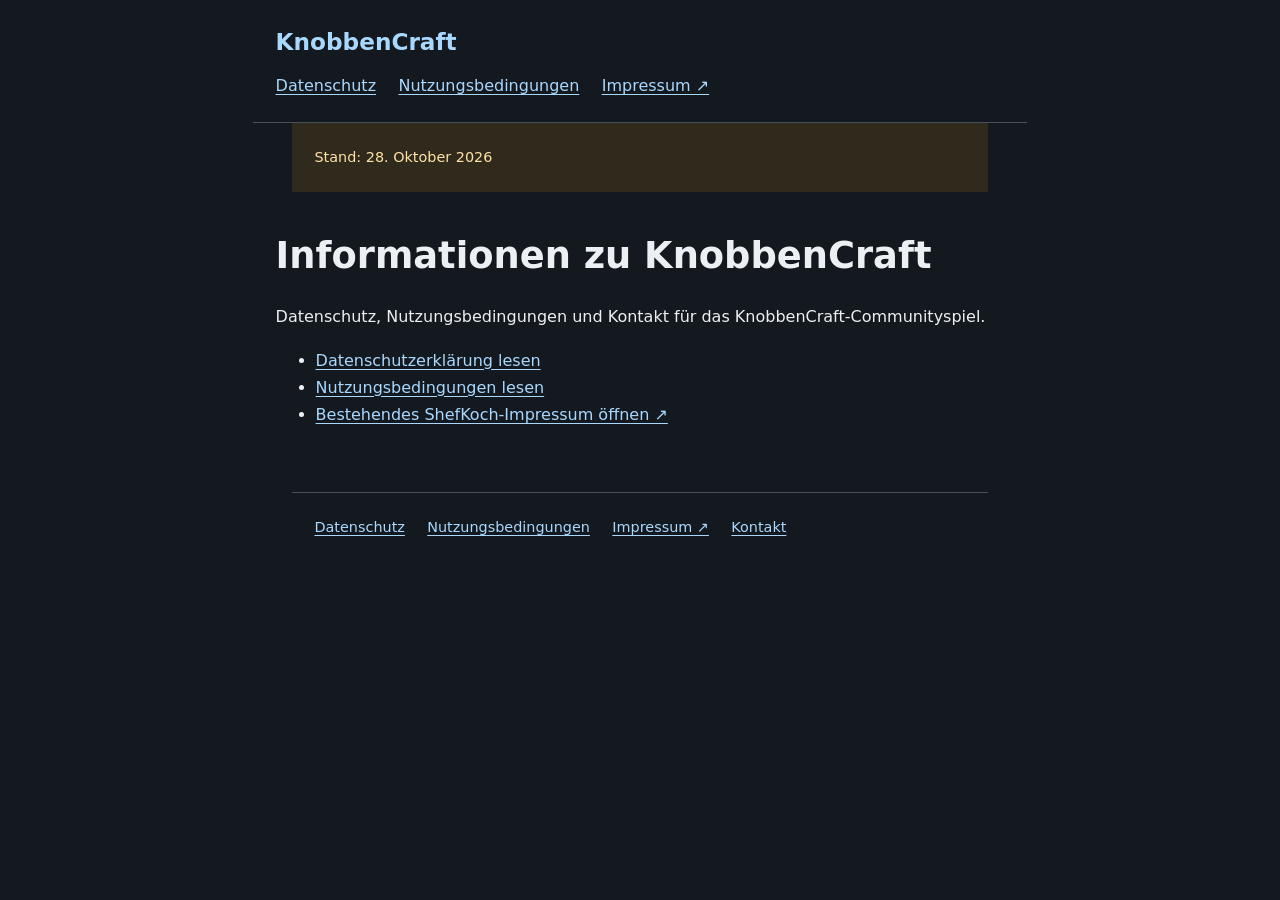
<file: index.html>
<!doctype html>
<html lang="de"><head><meta charset="utf-8"><meta name="viewport" content="width=device-width,initial-scale=1"><meta name="referrer" content="no-referrer"><meta name="robots" content="noindex"><title>Informationen · KnobbenCraft</title><link rel="stylesheet" href="style.css"></head><body><a class="skip" href="#inhalt">Zum Inhalt</a><header><a class="brand" href="index.html">KnobbenCraft</a><nav aria-label="Rechtliche Informationen"><a href="datenschutz.html">Datenschutz</a><a href="nutzungsbedingungen.html">Nutzungsbedingungen</a><a href="https://mein.online-impressum.de/shefkoch/" target="_blank" rel="noopener noreferrer">Impressum ↗</a></nav></header><aside class="draft">Stand: 28. Oktober 2026</aside><main id="inhalt"><h1>Informationen zu KnobbenCraft</h1><p>Datenschutz, Nutzungsbedingungen und Kontakt für das KnobbenCraft-Communityspiel.</p><ul><li><a href="datenschutz.html">Datenschutzerklärung lesen</a></li><li><a href="nutzungsbedingungen.html">Nutzungsbedingungen lesen</a></li><li><a href="https://mein.online-impressum.de/shefkoch/" target="_blank" rel="noopener noreferrer">Bestehendes ShefKoch-Impressum öffnen ↗</a></li></ul></main><footer><a href="datenschutz.html">Datenschutz</a><a href="nutzungsbedingungen.html">Nutzungsbedingungen</a><a href="https://mein.online-impressum.de/shefkoch/" target="_blank" rel="noopener noreferrer">Impressum ↗</a><a href="mailto:shefkoch91@gmail.com">Kontakt</a></footer></body></html>
</file>
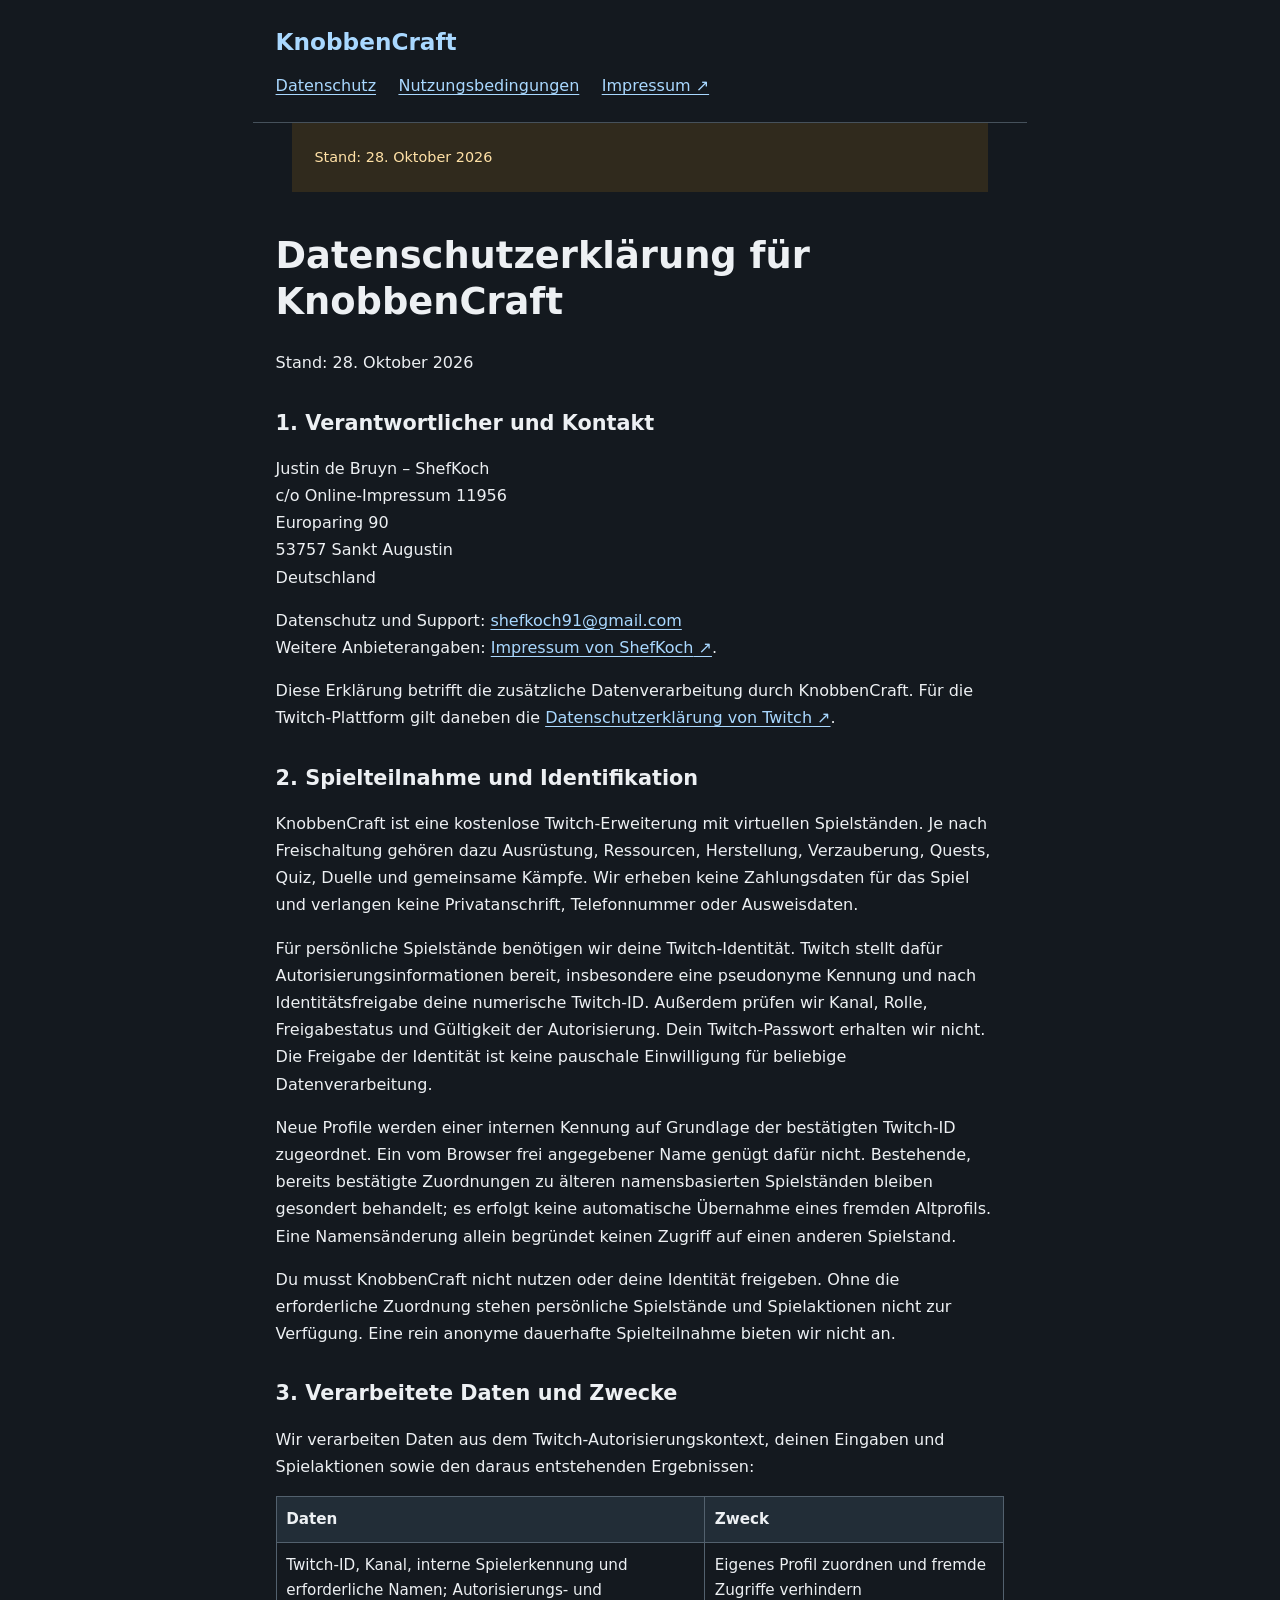
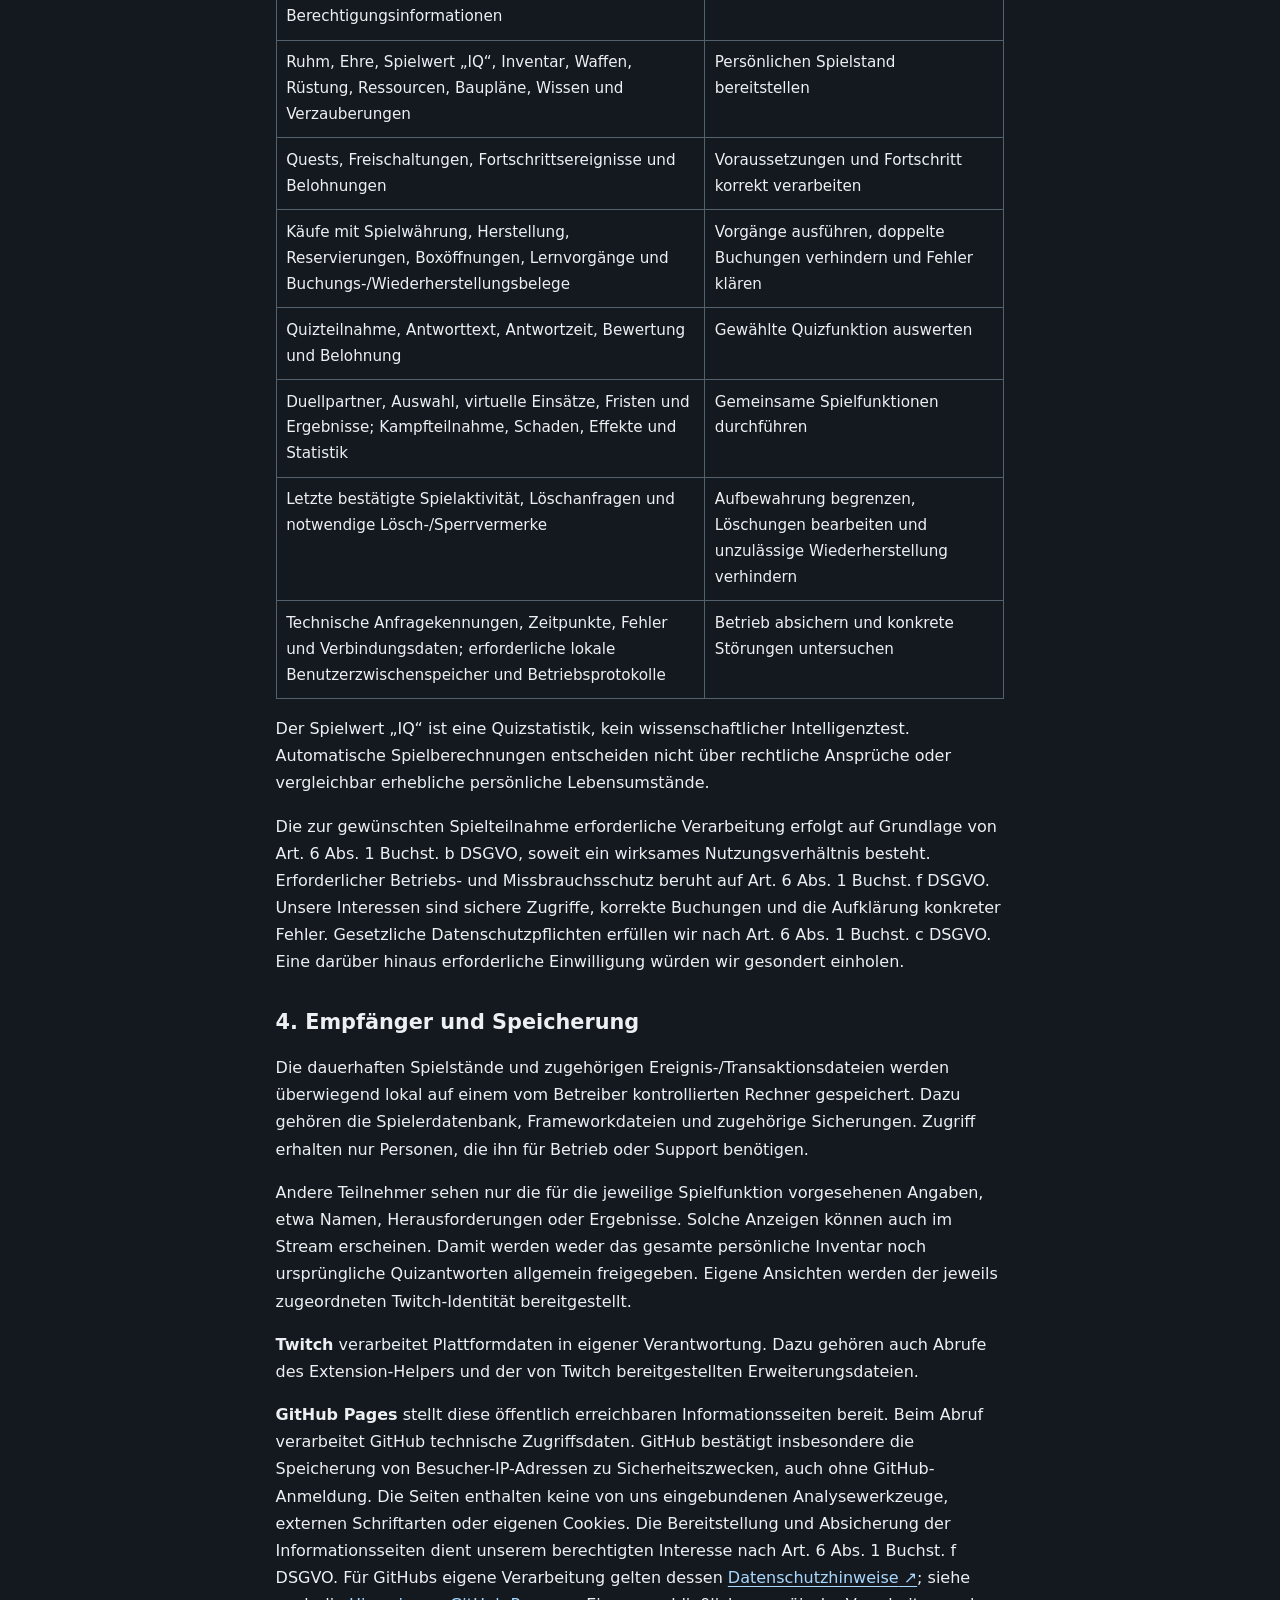
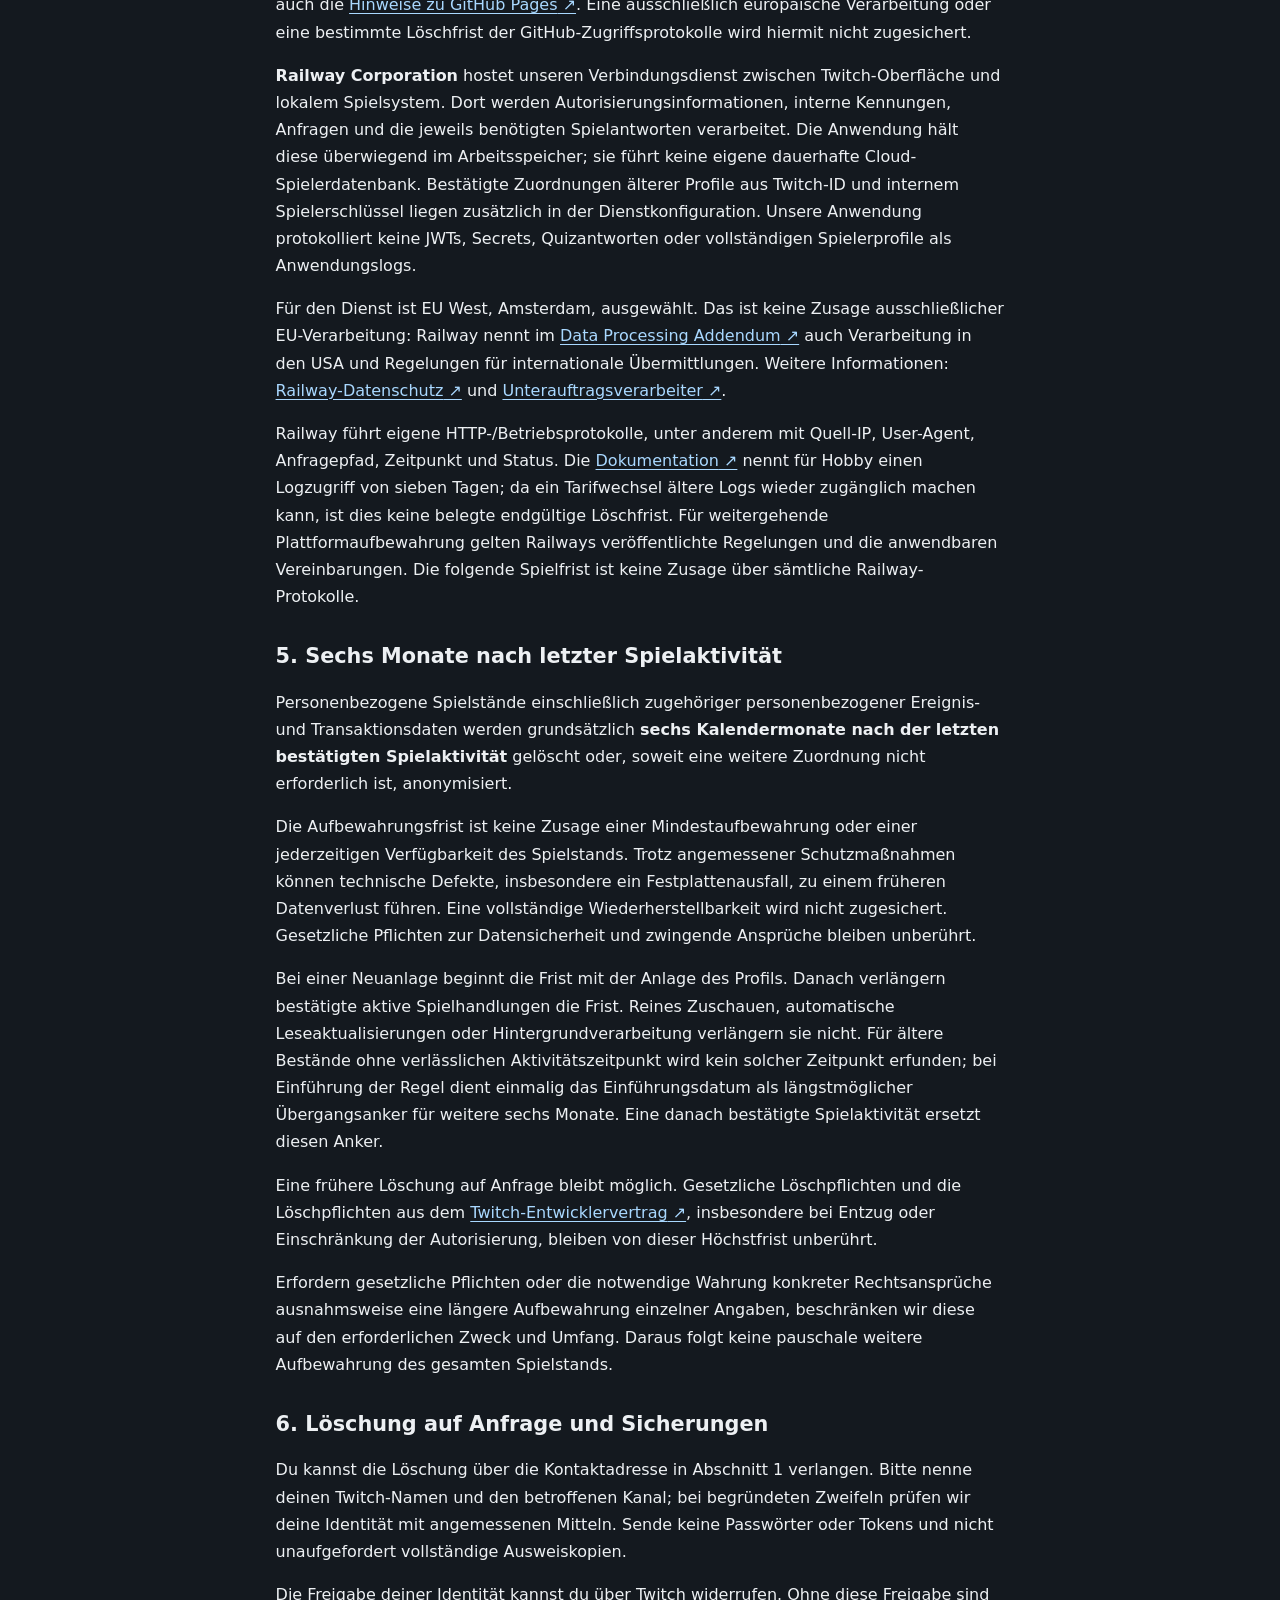
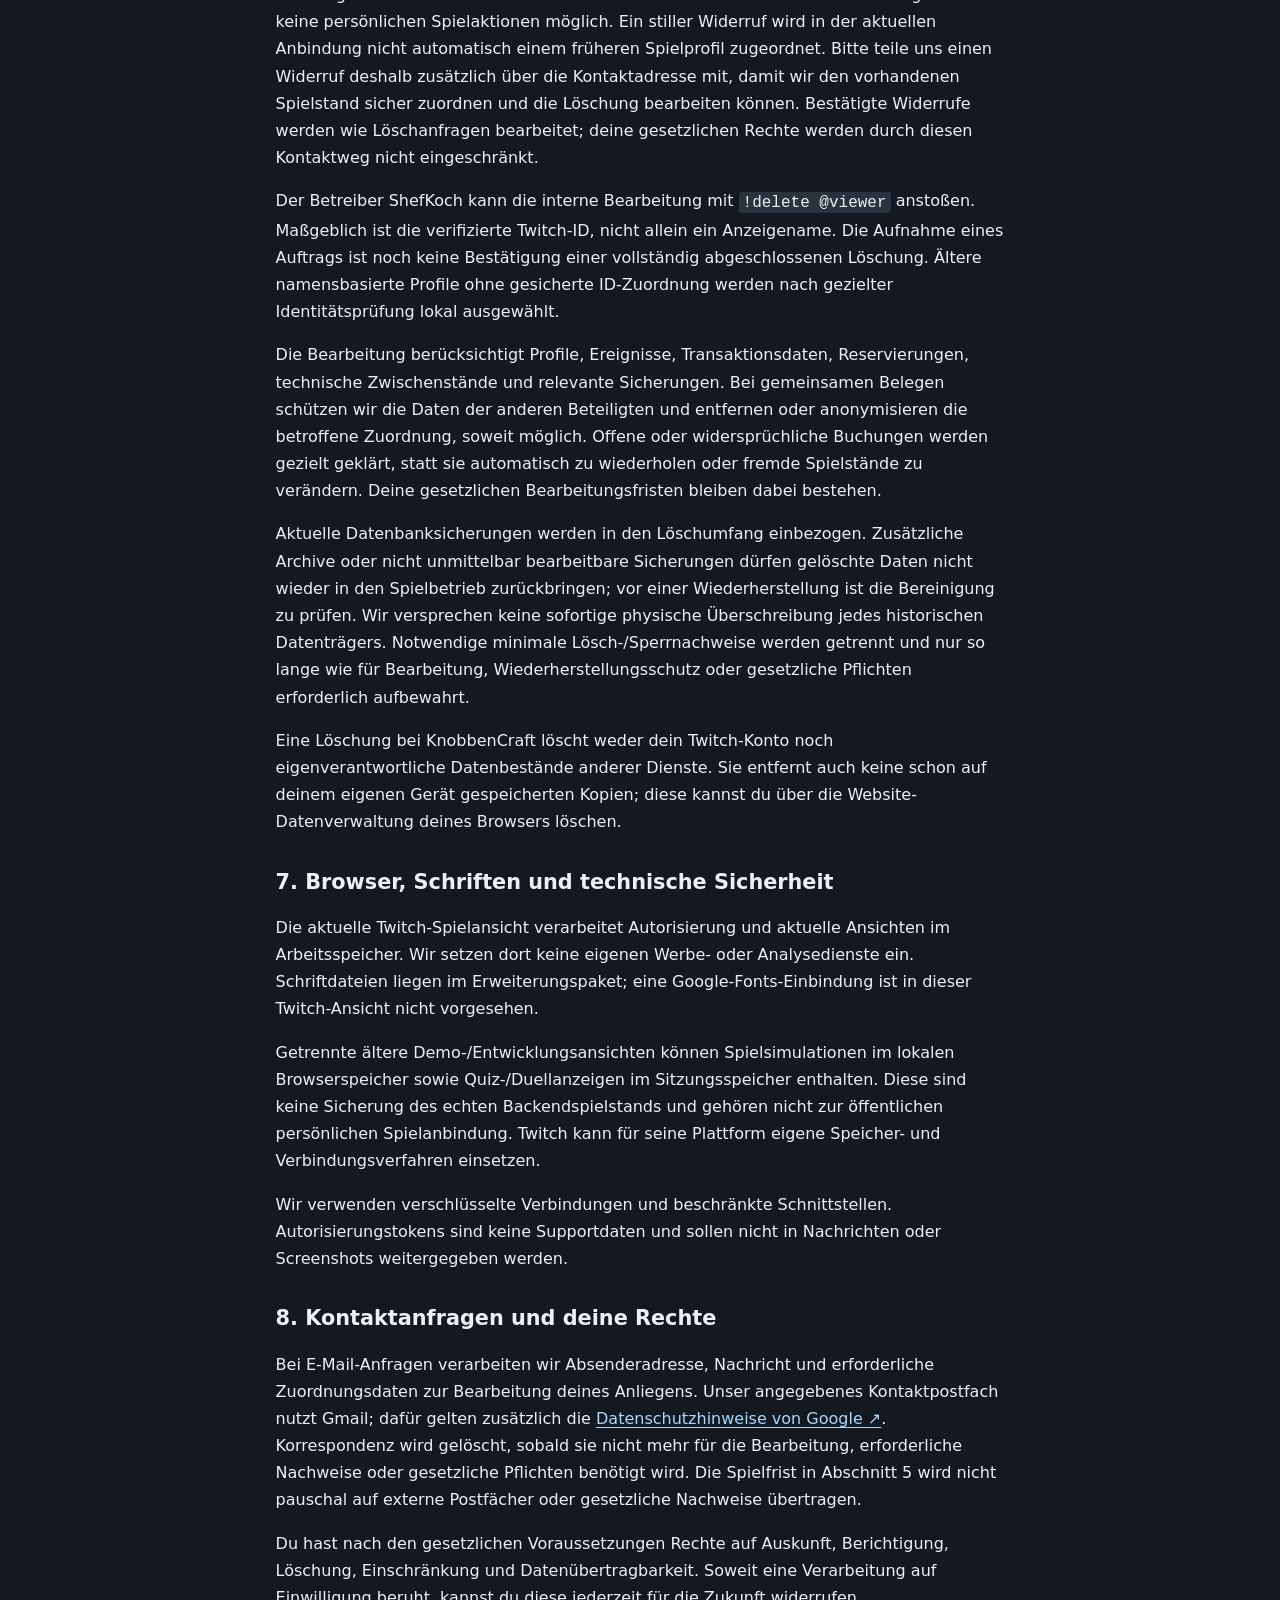
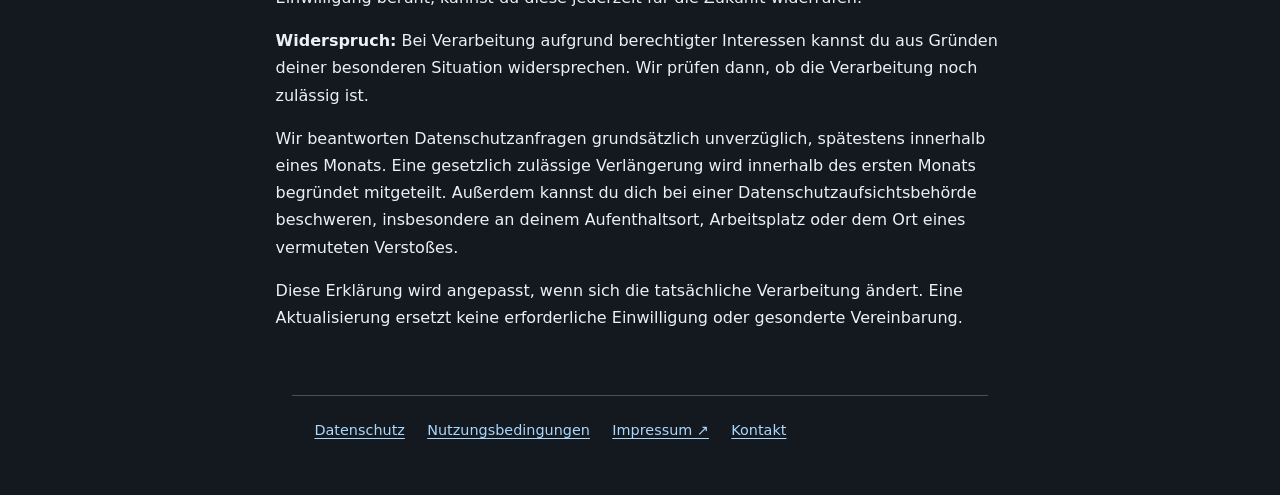
<file: datenschutz.html>
<!doctype html>
<html lang="de"><head><meta charset="utf-8"><meta name="viewport" content="width=device-width,initial-scale=1"><meta name="referrer" content="no-referrer"><meta name="robots" content="noindex"><title>Datenschutzerklärung · KnobbenCraft</title><link rel="stylesheet" href="style.css"></head><body><a class="skip" href="#inhalt">Zum Inhalt</a><header><a class="brand" href="index.html">KnobbenCraft</a><nav aria-label="Rechtliche Informationen"><a href="datenschutz.html">Datenschutz</a><a href="nutzungsbedingungen.html">Nutzungsbedingungen</a><a href="https://mein.online-impressum.de/shefkoch/" target="_blank" rel="noopener noreferrer">Impressum ↗</a></nav></header><aside class="draft">Stand: 28. Oktober 2026</aside><main id="inhalt"><h1>Datenschutzerklärung für KnobbenCraft</h1>
<p>Stand: 28. Oktober 2026</p>
<h2>1. Verantwortlicher und Kontakt</h2>
<p>Justin de Bruyn – ShefKoch  <br>c/o Online-Impressum 11956  <br>Europaring 90  <br>53757 Sankt Augustin  <br>Deutschland</p>
<p>Datenschutz und Support: <a href="mailto:shefkoch91@gmail.com">shefkoch91@gmail.com</a>  <br>Weitere Anbieterangaben: <a href="https://mein.online-impressum.de/shefkoch/" target="_blank" rel="noopener noreferrer">Impressum von ShefKoch<span class="external"> ↗</span></a>.</p>
<p>Diese Erklärung betrifft die zusätzliche Datenverarbeitung durch KnobbenCraft. Für die Twitch-Plattform gilt daneben die <a href="https://legal.twitch.com/en/legal/privacy-notice/" target="_blank" rel="noopener noreferrer">Datenschutzerklärung von Twitch<span class="external"> ↗</span></a>.</p>
<h2>2. Spielteilnahme und Identifikation</h2>
<p>KnobbenCraft ist eine kostenlose Twitch-Erweiterung mit virtuellen Spielständen. Je nach Freischaltung gehören dazu Ausrüstung, Ressourcen, Herstellung, Verzauberung, Quests, Quiz, Duelle und gemeinsame Kämpfe. Wir erheben keine Zahlungsdaten für das Spiel und verlangen keine Privatanschrift, Telefonnummer oder Ausweisdaten.</p>
<p>Für persönliche Spielstände benötigen wir deine Twitch-Identität. Twitch stellt dafür Autorisierungsinformationen bereit, insbesondere eine pseudonyme Kennung und nach Identitätsfreigabe deine numerische Twitch-ID. Außerdem prüfen wir Kanal, Rolle, Freigabestatus und Gültigkeit der Autorisierung. Dein Twitch-Passwort erhalten wir nicht. Die Freigabe der Identität ist keine pauschale Einwilligung für beliebige Datenverarbeitung.</p>
<p>Neue Profile werden einer internen Kennung auf Grundlage der bestätigten Twitch-ID zugeordnet. Ein vom Browser frei angegebener Name genügt dafür nicht. Bestehende, bereits bestätigte Zuordnungen zu älteren namensbasierten Spielständen bleiben gesondert behandelt; es erfolgt keine automatische Übernahme eines fremden Altprofils. Eine Namensänderung allein begründet keinen Zugriff auf einen anderen Spielstand.</p>
<p>Du musst KnobbenCraft nicht nutzen oder deine Identität freigeben. Ohne die erforderliche Zuordnung stehen persönliche Spielstände und Spielaktionen nicht zur Verfügung. Eine rein anonyme dauerhafte Spielteilnahme bieten wir nicht an.</p>
<h2>3. Verarbeitete Daten und Zwecke</h2>
<p>Wir verarbeiten Daten aus dem Twitch-Autorisierungskontext, deinen Eingaben und Spielaktionen sowie den daraus entstehenden Ergebnissen:</p>
<div class="table-scroll"><table>
<tr><th scope="col">Daten</th><th scope="col">Zweck</th></tr>
<tr><td>Twitch-ID, Kanal, interne Spielerkennung und erforderliche Namen; Autorisierungs- und Berechtigungsinformationen</td><td>Eigenes Profil zuordnen und fremde Zugriffe verhindern</td></tr>
<tr><td>Ruhm, Ehre, Spielwert „IQ“, Inventar, Waffen, Rüstung, Ressourcen, Baupläne, Wissen und Verzauberungen</td><td>Persönlichen Spielstand bereitstellen</td></tr>
<tr><td>Quests, Freischaltungen, Fortschrittsereignisse und Belohnungen</td><td>Voraussetzungen und Fortschritt korrekt verarbeiten</td></tr>
<tr><td>Käufe mit Spielwährung, Herstellung, Reservierungen, Boxöffnungen, Lernvorgänge und Buchungs-/Wiederherstellungsbelege</td><td>Vorgänge ausführen, doppelte Buchungen verhindern und Fehler klären</td></tr>
<tr><td>Quizteilnahme, Antworttext, Antwortzeit, Bewertung und Belohnung</td><td>Gewählte Quizfunktion auswerten</td></tr>
<tr><td>Duellpartner, Auswahl, virtuelle Einsätze, Fristen und Ergebnisse; Kampfteilnahme, Schaden, Effekte und Statistik</td><td>Gemeinsame Spielfunktionen durchführen</td></tr>
<tr><td>Letzte bestätigte Spielaktivität, Löschanfragen und notwendige Lösch-/Sperrvermerke</td><td>Aufbewahrung begrenzen, Löschungen bearbeiten und unzulässige Wiederherstellung verhindern</td></tr>
<tr><td>Technische Anfragekennungen, Zeitpunkte, Fehler und Verbindungsdaten; erforderliche lokale Benutzerzwischenspeicher und Betriebsprotokolle</td><td>Betrieb absichern und konkrete Störungen untersuchen</td></tr>
</table></div>
<p>Der Spielwert „IQ“ ist eine Quizstatistik, kein wissenschaftlicher Intelligenztest. Automatische Spielberechnungen entscheiden nicht über rechtliche Ansprüche oder vergleichbar erhebliche persönliche Lebensumstände.</p>
<p>Die zur gewünschten Spielteilnahme erforderliche Verarbeitung erfolgt auf Grundlage von Art. 6 Abs. 1 Buchst. b DSGVO, soweit ein wirksames Nutzungsverhältnis besteht. Erforderlicher Betriebs- und Missbrauchsschutz beruht auf Art. 6 Abs. 1 Buchst. f DSGVO. Unsere Interessen sind sichere Zugriffe, korrekte Buchungen und die Aufklärung konkreter Fehler. Gesetzliche Datenschutzpflichten erfüllen wir nach Art. 6 Abs. 1 Buchst. c DSGVO. Eine darüber hinaus erforderliche Einwilligung würden wir gesondert einholen.</p>
<h2>4. Empfänger und Speicherung</h2>
<p>Die dauerhaften Spielstände und zugehörigen Ereignis-/Transaktionsdateien werden überwiegend lokal auf einem vom Betreiber kontrollierten Rechner gespeichert. Dazu gehören die Spielerdatenbank, Frameworkdateien und zugehörige Sicherungen. Zugriff erhalten nur Personen, die ihn für Betrieb oder Support benötigen.</p>
<p>Andere Teilnehmer sehen nur die für die jeweilige Spielfunktion vorgesehenen Angaben, etwa Namen, Herausforderungen oder Ergebnisse. Solche Anzeigen können auch im Stream erscheinen. Damit werden weder das gesamte persönliche Inventar noch ursprüngliche Quizantworten allgemein freigegeben. Eigene Ansichten werden der jeweils zugeordneten Twitch-Identität bereitgestellt.</p>
<p><strong>Twitch</strong> verarbeitet Plattformdaten in eigener Verantwortung. Dazu gehören auch Abrufe des Extension-Helpers und der von Twitch bereitgestellten Erweiterungsdateien.</p>
<p><strong>GitHub Pages</strong> stellt diese öffentlich erreichbaren Informationsseiten bereit. Beim Abruf verarbeitet GitHub technische Zugriffsdaten. GitHub bestätigt insbesondere die Speicherung von Besucher-IP-Adressen zu Sicherheitszwecken, auch ohne GitHub-Anmeldung. Die Seiten enthalten keine von uns eingebundenen Analysewerkzeuge, externen Schriftarten oder eigenen Cookies. Die Bereitstellung und Absicherung der Informationsseiten dient unserem berechtigten Interesse nach Art. 6 Abs. 1 Buchst. f DSGVO. Für GitHubs eigene Verarbeitung gelten dessen <a href="https://docs.github.com/en/site-policy/privacy-policies/github-general-privacy-statement" target="_blank" rel="noopener noreferrer">Datenschutzhinweise<span class="external"> ↗</span></a>; siehe auch die <a href="https://docs.github.com/en/pages/getting-started-with-github-pages/what-is-github-pages" target="_blank" rel="noopener noreferrer">Hinweise zu GitHub Pages<span class="external"> ↗</span></a>. Eine ausschließlich europäische Verarbeitung oder eine bestimmte Löschfrist der GitHub-Zugriffsprotokolle wird hiermit nicht zugesichert.</p>
<p><strong>Railway Corporation</strong> hostet unseren Verbindungsdienst zwischen Twitch-Oberfläche und lokalem Spielsystem. Dort werden Autorisierungsinformationen, interne Kennungen, Anfragen und die jeweils benötigten Spielantworten verarbeitet. Die Anwendung hält diese überwiegend im Arbeitsspeicher; sie führt keine eigene dauerhafte Cloud-Spielerdatenbank. Bestätigte Zuordnungen älterer Profile aus Twitch-ID und internem Spielerschlüssel liegen zusätzlich in der Dienstkonfiguration. Unsere Anwendung protokolliert keine JWTs, Secrets, Quizantworten oder vollständigen Spielerprofile als Anwendungslogs.</p>
<p>Für den Dienst ist EU West, Amsterdam, ausgewählt. Das ist keine Zusage ausschließlicher EU-Verarbeitung: Railway nennt im <a href="https://railway.com/legal/dpa" target="_blank" rel="noopener noreferrer">Data Processing Addendum<span class="external"> ↗</span></a> auch Verarbeitung in den USA und Regelungen für internationale Übermittlungen. Weitere Informationen: <a href="https://railway.com/legal/privacy" target="_blank" rel="noopener noreferrer">Railway-Datenschutz<span class="external"> ↗</span></a> und <a href="https://trust.railway.com/item/subprocessors" target="_blank" rel="noopener noreferrer">Unterauftragsverarbeiter<span class="external"> ↗</span></a>.</p>
<p>Railway führt eigene HTTP-/Betriebsprotokolle, unter anderem mit Quell-IP, User-Agent, Anfragepfad, Zeitpunkt und Status. Die <a href="https://docs.railway.com/observability/logs" target="_blank" rel="noopener noreferrer">Dokumentation<span class="external"> ↗</span></a> nennt für Hobby einen Logzugriff von sieben Tagen; da ein Tarifwechsel ältere Logs wieder zugänglich machen kann, ist dies keine belegte endgültige Löschfrist. Für weitergehende Plattformaufbewahrung gelten Railways veröffentlichte Regelungen und die anwendbaren Vereinbarungen. Die folgende Spielfrist ist keine Zusage über sämtliche Railway-Protokolle.</p>
<h2>5. Sechs Monate nach letzter Spielaktivität</h2>
<p>Personenbezogene Spielstände einschließlich zugehöriger personenbezogener Ereignis- und Transaktionsdaten werden grundsätzlich <strong>sechs Kalendermonate nach der letzten bestätigten Spielaktivität</strong> gelöscht oder, soweit eine weitere Zuordnung nicht erforderlich ist, anonymisiert.</p>
<p>Die Aufbewahrungsfrist ist keine Zusage einer Mindestaufbewahrung oder einer jederzeitigen Verfügbarkeit des Spielstands. Trotz angemessener Schutzmaßnahmen können technische Defekte, insbesondere ein Festplattenausfall, zu einem früheren Datenverlust führen. Eine vollständige Wiederherstellbarkeit wird nicht zugesichert. Gesetzliche Pflichten zur Datensicherheit und zwingende Ansprüche bleiben unberührt.</p>
<p>Bei einer Neuanlage beginnt die Frist mit der Anlage des Profils. Danach verlängern bestätigte aktive Spielhandlungen die Frist. Reines Zuschauen, automatische Leseaktualisierungen oder Hintergrundverarbeitung verlängern sie nicht. Für ältere Bestände ohne verlässlichen Aktivitätszeitpunkt wird kein solcher Zeitpunkt erfunden; bei Einführung der Regel dient einmalig das Einführungsdatum als längstmöglicher Übergangsanker für weitere sechs Monate. Eine danach bestätigte Spielaktivität ersetzt diesen Anker.</p>
<p>Eine frühere Löschung auf Anfrage bleibt möglich. Gesetzliche Löschpflichten und die Löschpflichten aus dem <a href="https://legal.twitch.com/en/legal/developer-agreement/" target="_blank" rel="noopener noreferrer">Twitch-Entwicklervertrag<span class="external"> ↗</span></a>, insbesondere bei Entzug oder Einschränkung der Autorisierung, bleiben von dieser Höchstfrist unberührt.</p>
<p>Erfordern gesetzliche Pflichten oder die notwendige Wahrung konkreter Rechtsansprüche ausnahmsweise eine längere Aufbewahrung einzelner Angaben, beschränken wir diese auf den erforderlichen Zweck und Umfang. Daraus folgt keine pauschale weitere Aufbewahrung des gesamten Spielstands.</p>
<h2>6. Löschung auf Anfrage und Sicherungen</h2>
<p>Du kannst die Löschung über die Kontaktadresse in Abschnitt 1 verlangen. Bitte nenne deinen Twitch-Namen und den betroffenen Kanal; bei begründeten Zweifeln prüfen wir deine Identität mit angemessenen Mitteln. Sende keine Passwörter oder Tokens und nicht unaufgefordert vollständige Ausweiskopien.</p>
<p>Die Freigabe deiner Identität kannst du über Twitch widerrufen. Ohne diese Freigabe sind keine persönlichen Spielaktionen möglich. Ein stiller Widerruf wird in der aktuellen Anbindung nicht automatisch einem früheren Spielprofil zugeordnet. Bitte teile uns einen Widerruf deshalb zusätzlich über die Kontaktadresse mit, damit wir den vorhandenen Spielstand sicher zuordnen und die Löschung bearbeiten können. Bestätigte Widerrufe werden wie Löschanfragen bearbeitet; deine gesetzlichen Rechte werden durch diesen Kontaktweg nicht eingeschränkt.</p>
<p>Der Betreiber ShefKoch kann die interne Bearbeitung mit <code>!delete @viewer</code> anstoßen. Maßgeblich ist die verifizierte Twitch-ID, nicht allein ein Anzeigename. Die Aufnahme eines Auftrags ist noch keine Bestätigung einer vollständig abgeschlossenen Löschung. Ältere namensbasierte Profile ohne gesicherte ID-Zuordnung werden nach gezielter Identitätsprüfung lokal ausgewählt.</p>
<p>Die Bearbeitung berücksichtigt Profile, Ereignisse, Transaktionsdaten, Reservierungen, technische Zwischenstände und relevante Sicherungen. Bei gemeinsamen Belegen schützen wir die Daten der anderen Beteiligten und entfernen oder anonymisieren die betroffene Zuordnung, soweit möglich. Offene oder widersprüchliche Buchungen werden gezielt geklärt, statt sie automatisch zu wiederholen oder fremde Spielstände zu verändern. Deine gesetzlichen Bearbeitungsfristen bleiben dabei bestehen.</p>
<p>Aktuelle Datenbanksicherungen werden in den Löschumfang einbezogen. Zusätzliche Archive oder nicht unmittelbar bearbeitbare Sicherungen dürfen gelöschte Daten nicht wieder in den Spielbetrieb zurückbringen; vor einer Wiederherstellung ist die Bereinigung zu prüfen. Wir versprechen keine sofortige physische Überschreibung jedes historischen Datenträgers. Notwendige minimale Lösch-/Sperrnachweise werden getrennt und nur so lange wie für Bearbeitung, Wiederherstellungsschutz oder gesetzliche Pflichten erforderlich aufbewahrt.</p>
<p>Eine Löschung bei KnobbenCraft löscht weder dein Twitch-Konto noch eigenverantwortliche Datenbestände anderer Dienste. Sie entfernt auch keine schon auf deinem eigenen Gerät gespeicherten Kopien; diese kannst du über die Website-Datenverwaltung deines Browsers löschen.</p>
<h2>7. Browser, Schriften und technische Sicherheit</h2>
<p>Die aktuelle Twitch-Spielansicht verarbeitet Autorisierung und aktuelle Ansichten im Arbeitsspeicher. Wir setzen dort keine eigenen Werbe- oder Analysedienste ein. Schriftdateien liegen im Erweiterungspaket; eine Google-Fonts-Einbindung ist in dieser Twitch-Ansicht nicht vorgesehen.</p>
<p>Getrennte ältere Demo-/Entwicklungsansichten können Spielsimulationen im lokalen Browserspeicher sowie Quiz-/Duellanzeigen im Sitzungsspeicher enthalten. Diese sind keine Sicherung des echten Backendspielstands und gehören nicht zur öffentlichen persönlichen Spielanbindung. Twitch kann für seine Plattform eigene Speicher- und Verbindungsverfahren einsetzen.</p>
<p>Wir verwenden verschlüsselte Verbindungen und beschränkte Schnittstellen. Autorisierungstokens sind keine Supportdaten und sollen nicht in Nachrichten oder Screenshots weitergegeben werden.</p>
<h2>8. Kontaktanfragen und deine Rechte</h2>
<p>Bei E-Mail-Anfragen verarbeiten wir Absenderadresse, Nachricht und erforderliche Zuordnungsdaten zur Bearbeitung deines Anliegens. Unser angegebenes Kontaktpostfach nutzt Gmail; dafür gelten zusätzlich die <a href="https://policies.google.com/privacy?hl=de" target="_blank" rel="noopener noreferrer">Datenschutzhinweise von Google<span class="external"> ↗</span></a>. Korrespondenz wird gelöscht, sobald sie nicht mehr für die Bearbeitung, erforderliche Nachweise oder gesetzliche Pflichten benötigt wird. Die Spielfrist in Abschnitt 5 wird nicht pauschal auf externe Postfächer oder gesetzliche Nachweise übertragen.</p>
<p>Du hast nach den gesetzlichen Voraussetzungen Rechte auf Auskunft, Berichtigung, Löschung, Einschränkung und Datenübertragbarkeit. Soweit eine Verarbeitung auf Einwilligung beruht, kannst du diese jederzeit für die Zukunft widerrufen.</p>
<p><strong>Widerspruch:</strong> Bei Verarbeitung aufgrund berechtigter Interessen kannst du aus Gründen deiner besonderen Situation widersprechen. Wir prüfen dann, ob die Verarbeitung noch zulässig ist.</p>
<p>Wir beantworten Datenschutzanfragen grundsätzlich unverzüglich, spätestens innerhalb eines Monats. Eine gesetzlich zulässige Verlängerung wird innerhalb des ersten Monats begründet mitgeteilt. Außerdem kannst du dich bei einer Datenschutzaufsichtsbehörde beschweren, insbesondere an deinem Aufenthaltsort, Arbeitsplatz oder dem Ort eines vermuteten Verstoßes.</p>
<p>Diese Erklärung wird angepasst, wenn sich die tatsächliche Verarbeitung ändert. Eine Aktualisierung ersetzt keine erforderliche Einwilligung oder gesonderte Vereinbarung.</p></main><footer><a href="datenschutz.html">Datenschutz</a><a href="nutzungsbedingungen.html">Nutzungsbedingungen</a><a href="https://mein.online-impressum.de/shefkoch/" target="_blank" rel="noopener noreferrer">Impressum ↗</a><a href="mailto:shefkoch91@gmail.com">Kontakt</a></footer></body></html>
</file>
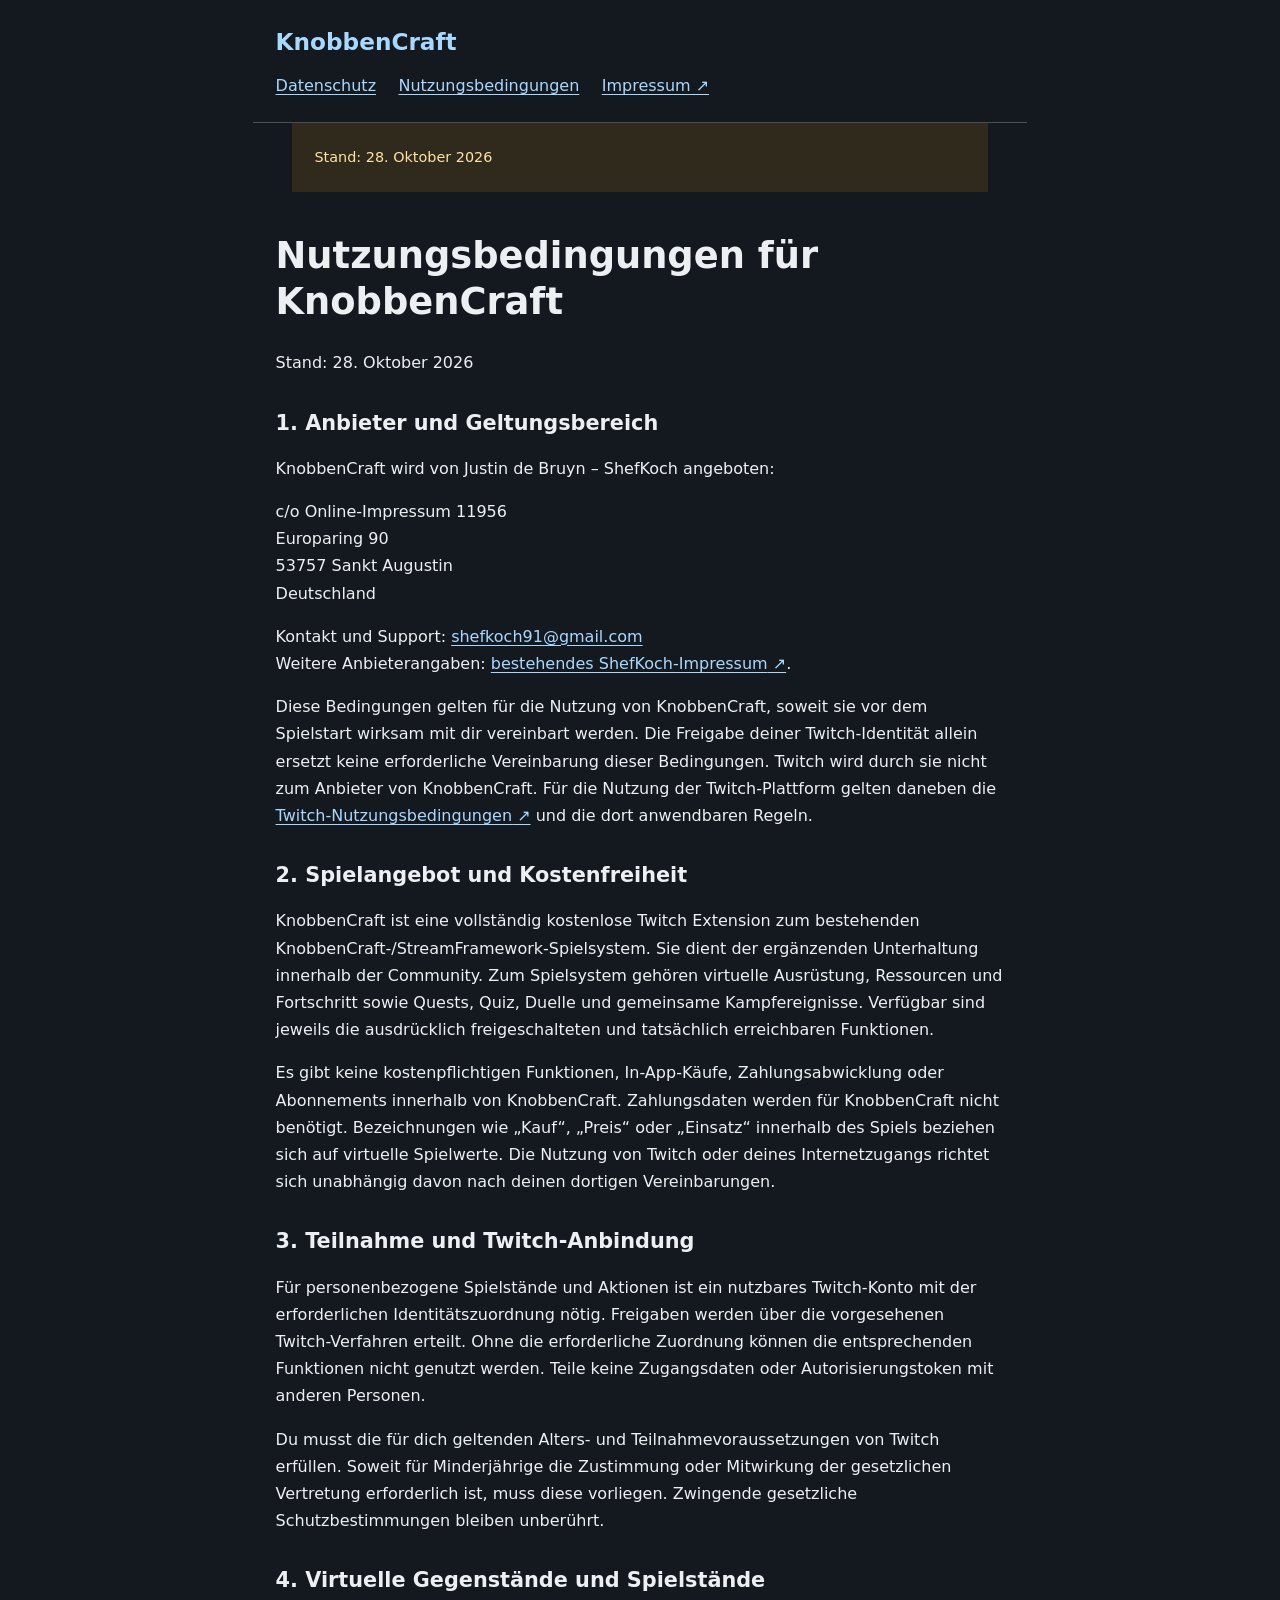
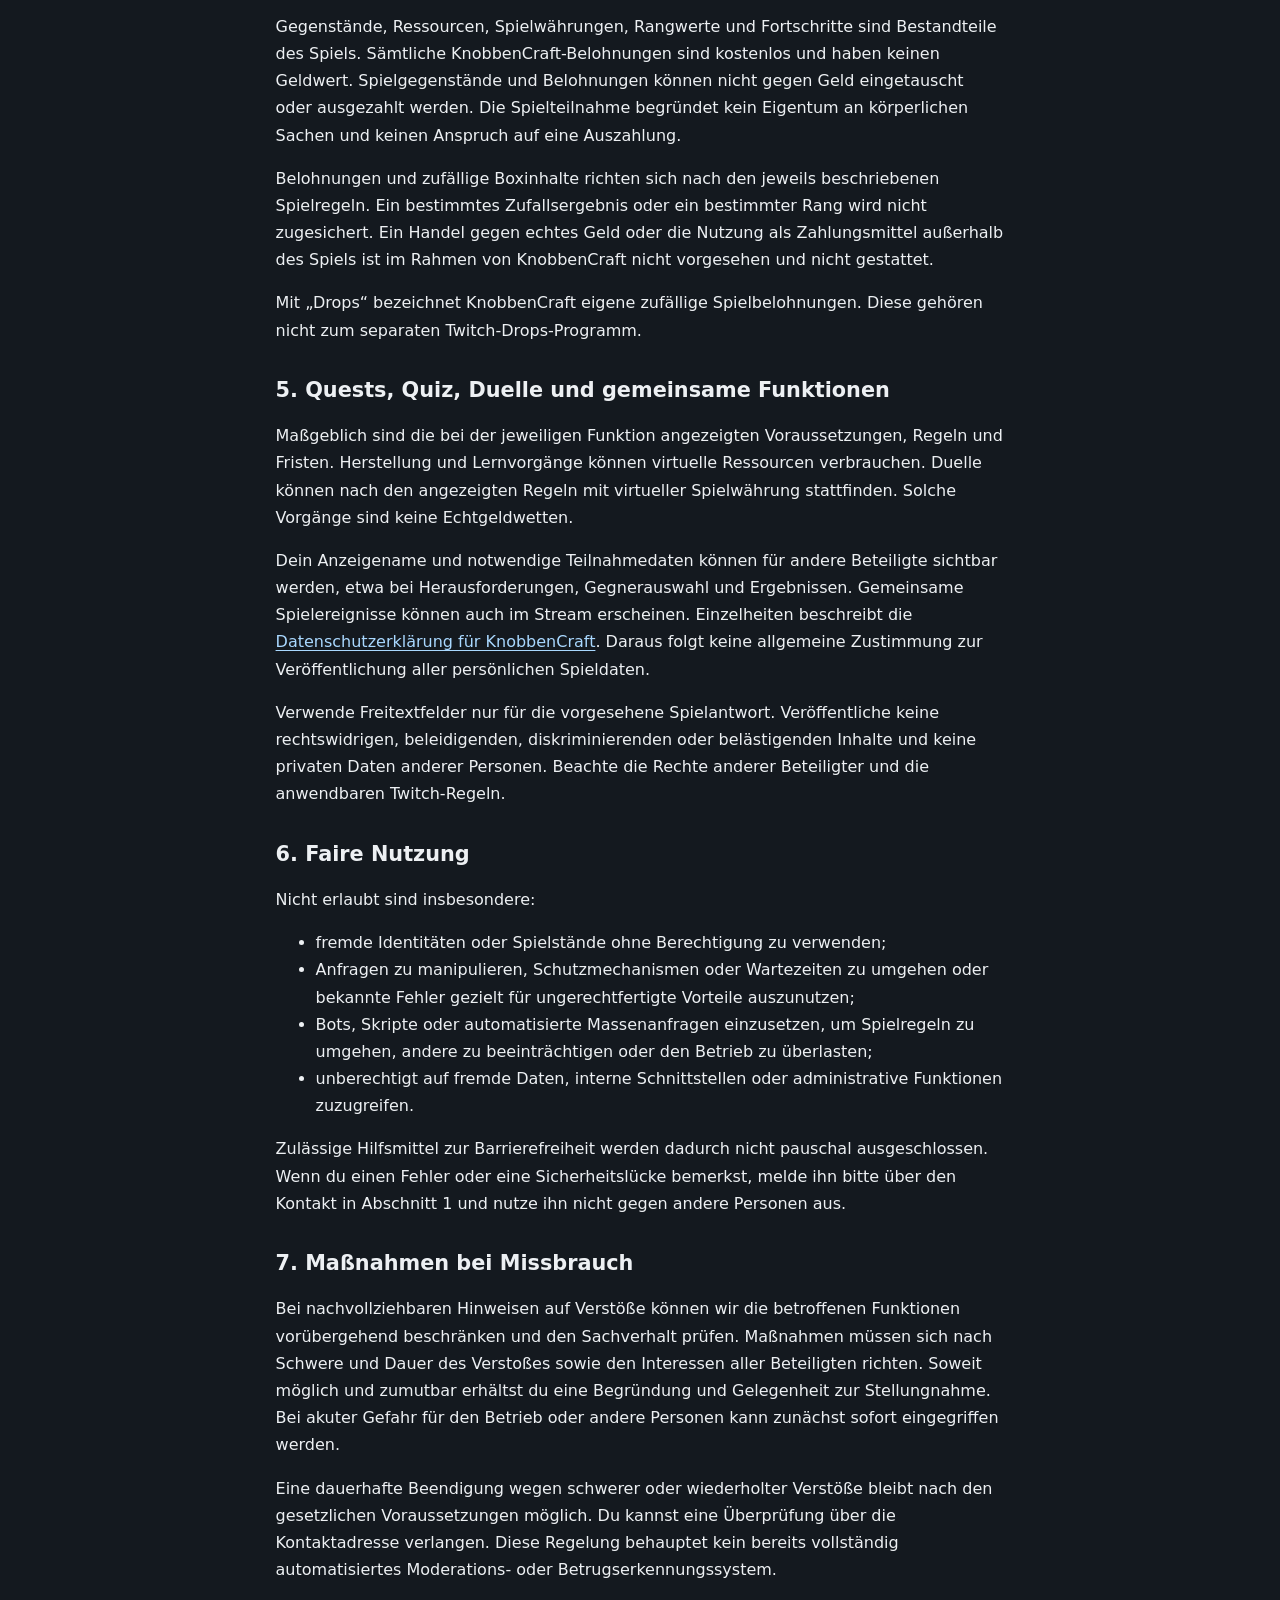
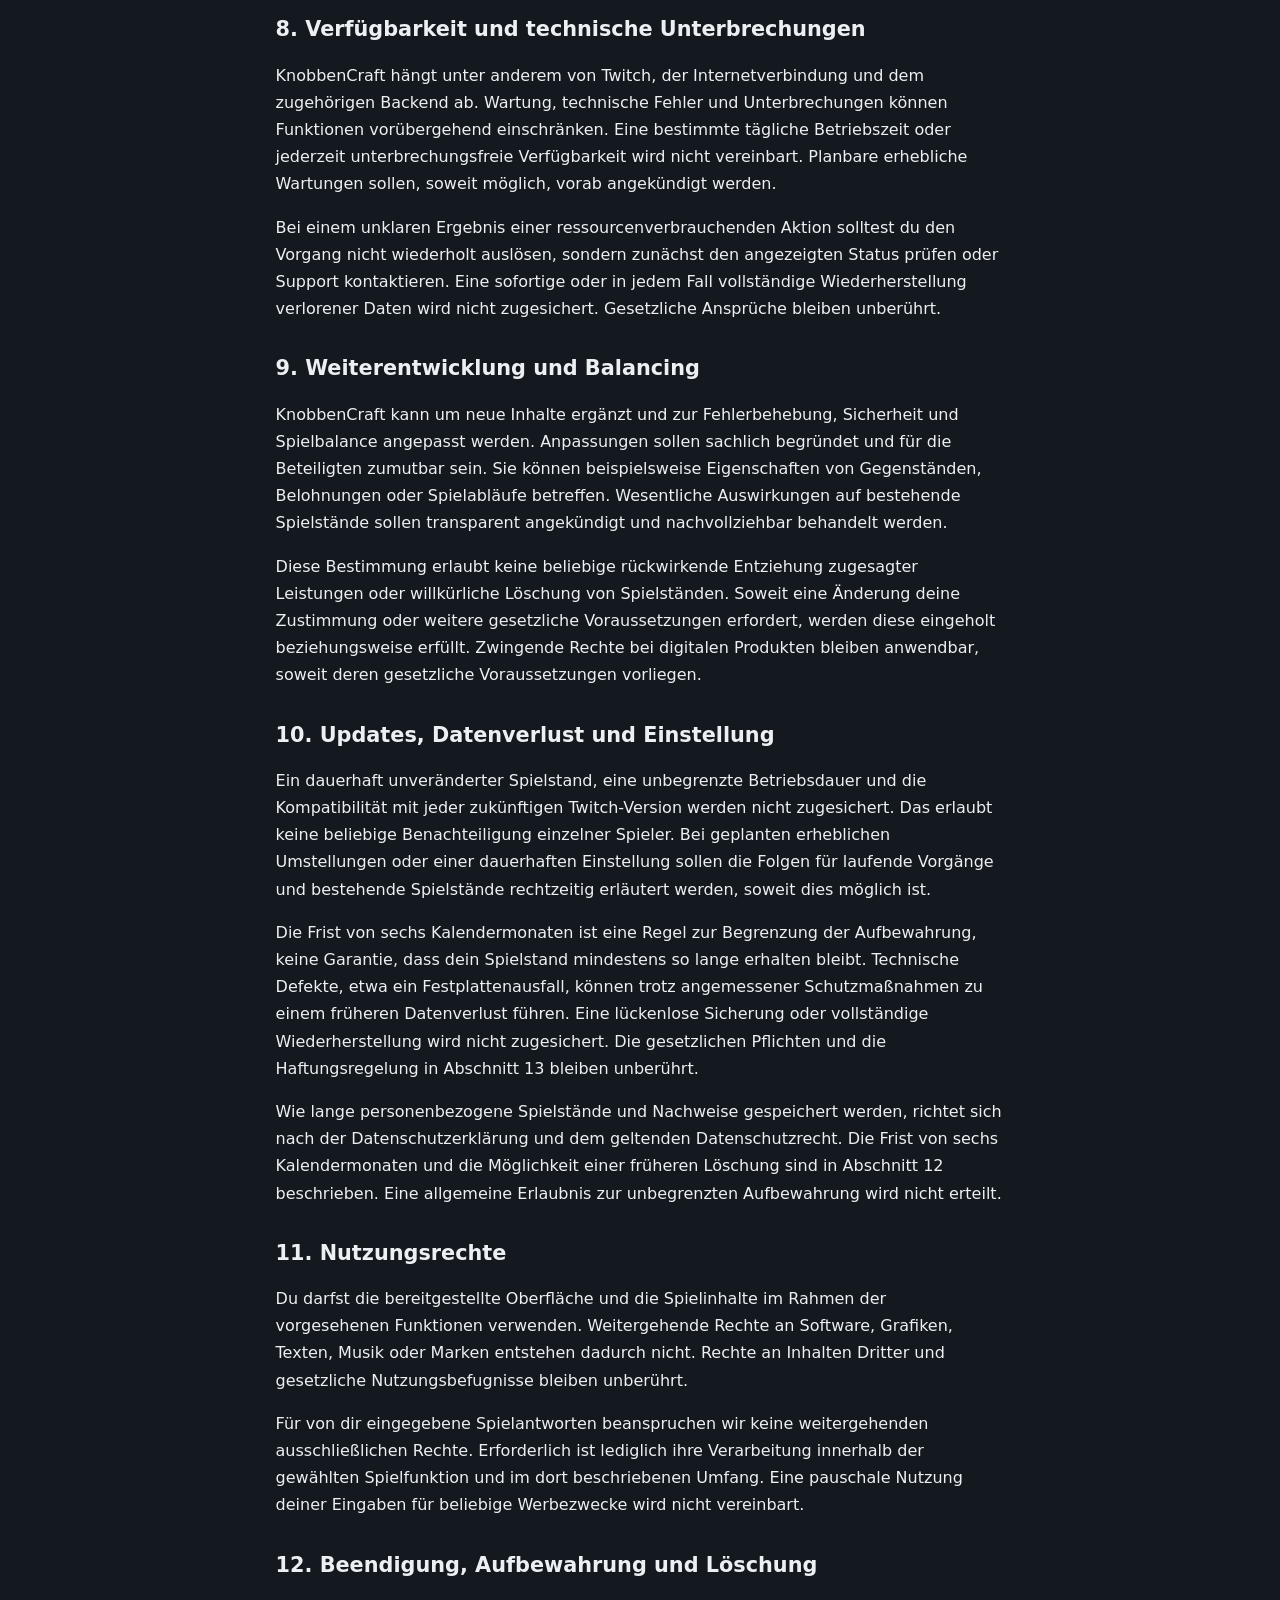
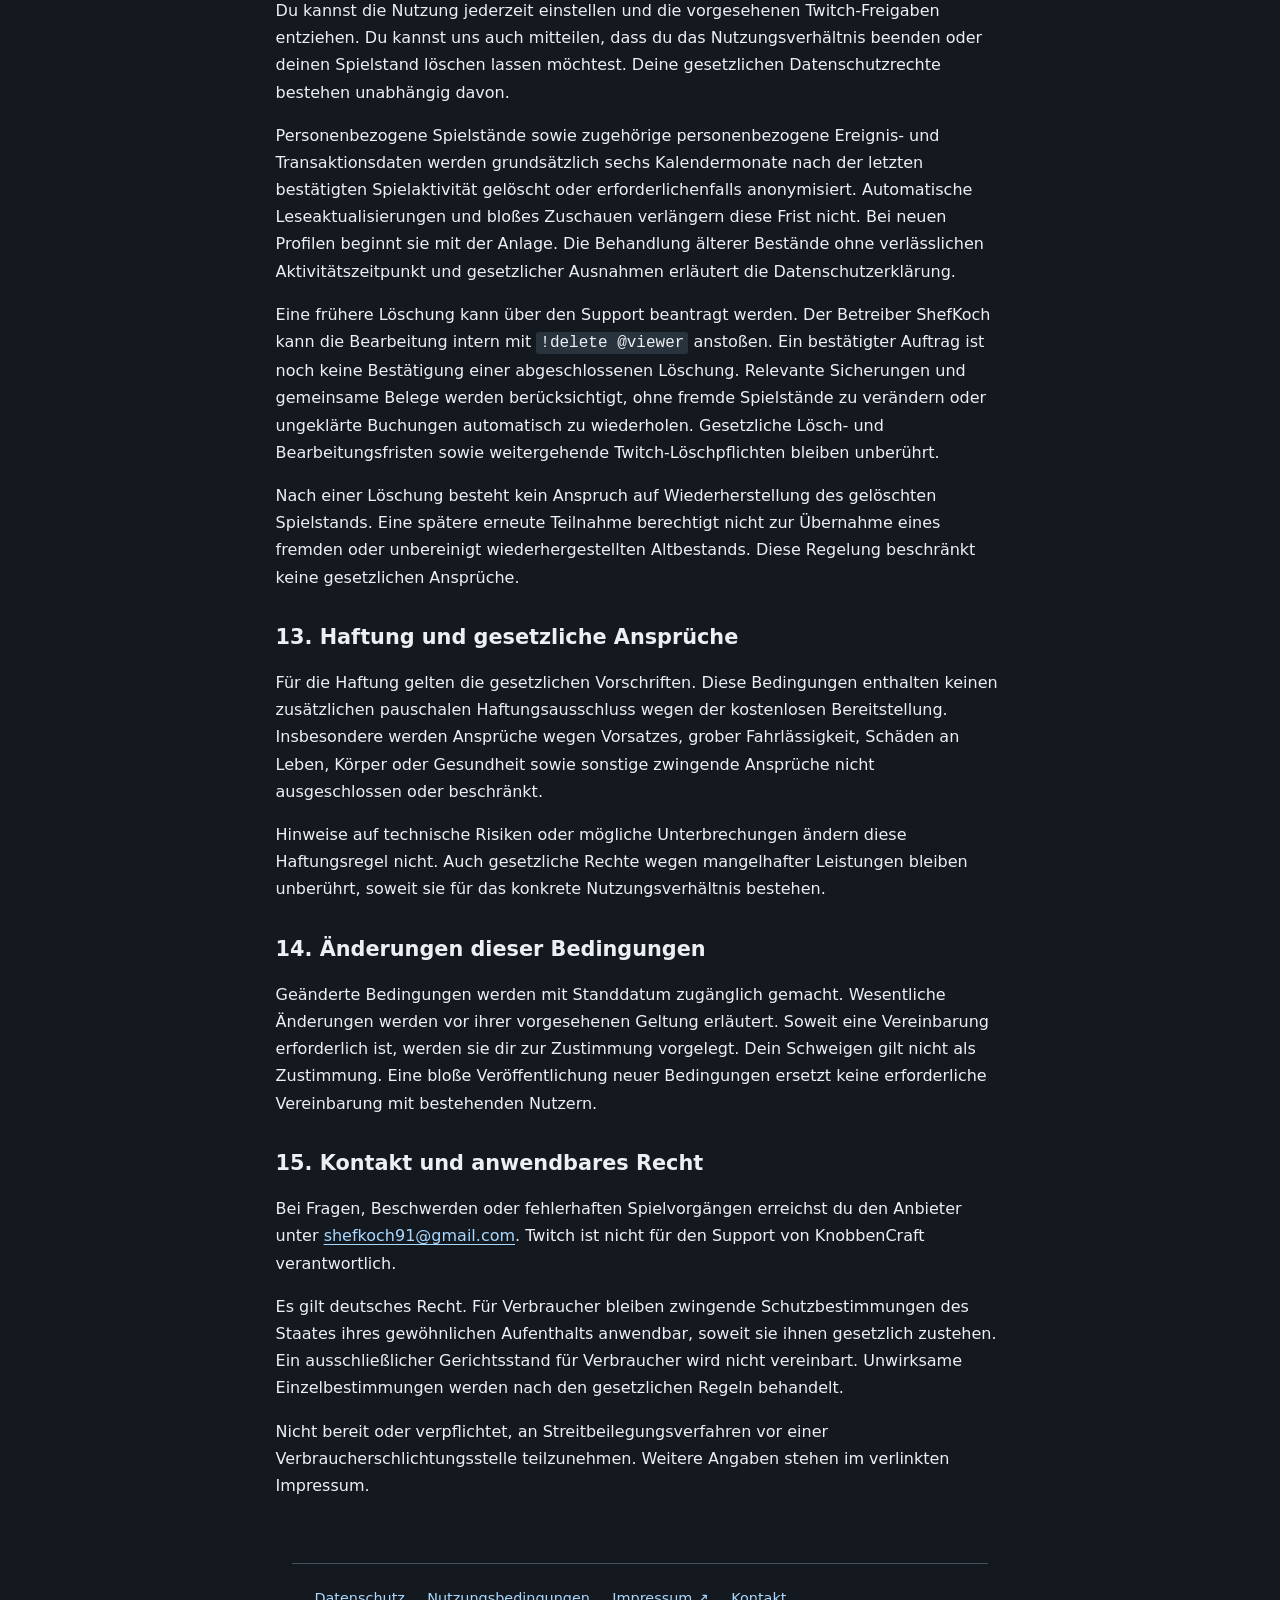
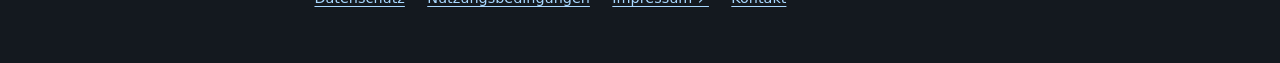
<file: nutzungsbedingungen.html>
<!doctype html>
<html lang="de"><head><meta charset="utf-8"><meta name="viewport" content="width=device-width,initial-scale=1"><meta name="referrer" content="no-referrer"><meta name="robots" content="noindex"><title>Nutzungsbedingungen · KnobbenCraft</title><link rel="stylesheet" href="style.css"></head><body><a class="skip" href="#inhalt">Zum Inhalt</a><header><a class="brand" href="index.html">KnobbenCraft</a><nav aria-label="Rechtliche Informationen"><a href="datenschutz.html">Datenschutz</a><a href="nutzungsbedingungen.html">Nutzungsbedingungen</a><a href="https://mein.online-impressum.de/shefkoch/" target="_blank" rel="noopener noreferrer">Impressum ↗</a></nav></header><aside class="draft">Stand: 28. Oktober 2026</aside><main id="inhalt"><h1>Nutzungsbedingungen für KnobbenCraft</h1>
<p>Stand: 28. Oktober 2026</p>
<h2>1. Anbieter und Geltungsbereich</h2>
<p>KnobbenCraft wird von Justin de Bruyn – ShefKoch angeboten:</p>
<p>c/o Online-Impressum 11956  <br>Europaring 90  <br>53757 Sankt Augustin  <br>Deutschland</p>
<p>Kontakt und Support: <a href="mailto:shefkoch91@gmail.com">shefkoch91@gmail.com</a>  <br>Weitere Anbieterangaben: <a href="https://mein.online-impressum.de/shefkoch/" target="_blank" rel="noopener noreferrer">bestehendes ShefKoch-Impressum<span class="external"> ↗</span></a>.</p>
<p>Diese Bedingungen gelten für die Nutzung von KnobbenCraft, soweit sie vor dem Spielstart wirksam mit dir vereinbart werden. Die Freigabe deiner Twitch-Identität allein ersetzt keine erforderliche Vereinbarung dieser Bedingungen. Twitch wird durch sie nicht zum Anbieter von KnobbenCraft. Für die Nutzung der Twitch-Plattform gelten daneben die <a href="https://www.twitch.tv/p/terms-of-service" target="_blank" rel="noopener noreferrer">Twitch-Nutzungsbedingungen<span class="external"> ↗</span></a> und die dort anwendbaren Regeln.</p>
<h2>2. Spielangebot und Kostenfreiheit</h2>
<p>KnobbenCraft ist eine vollständig kostenlose Twitch Extension zum bestehenden KnobbenCraft-/StreamFramework-Spielsystem. Sie dient der ergänzenden Unterhaltung innerhalb der Community. Zum Spielsystem gehören virtuelle Ausrüstung, Ressourcen und Fortschritt sowie Quests, Quiz, Duelle und gemeinsame Kampfereignisse. Verfügbar sind jeweils die ausdrücklich freigeschalteten und tatsächlich erreichbaren Funktionen.</p>
<p>Es gibt keine kostenpflichtigen Funktionen, In-App-Käufe, Zahlungsabwicklung oder Abonnements innerhalb von KnobbenCraft. Zahlungsdaten werden für KnobbenCraft nicht benötigt. Bezeichnungen wie „Kauf“, „Preis“ oder „Einsatz“ innerhalb des Spiels beziehen sich auf virtuelle Spielwerte. Die Nutzung von Twitch oder deines Internetzugangs richtet sich unabhängig davon nach deinen dortigen Vereinbarungen.</p>
<h2>3. Teilnahme und Twitch-Anbindung</h2>
<p>Für personenbezogene Spielstände und Aktionen ist ein nutzbares Twitch-Konto mit der erforderlichen Identitätszuordnung nötig. Freigaben werden über die vorgesehenen Twitch-Verfahren erteilt. Ohne die erforderliche Zuordnung können die entsprechenden Funktionen nicht genutzt werden. Teile keine Zugangsdaten oder Autorisierungstoken mit anderen Personen.</p>
<p>Du musst die für dich geltenden Alters- und Teilnahmevoraussetzungen von Twitch erfüllen. Soweit für Minderjährige die Zustimmung oder Mitwirkung der gesetzlichen Vertretung erforderlich ist, muss diese vorliegen. Zwingende gesetzliche Schutzbestimmungen bleiben unberührt.</p>
<h2>4. Virtuelle Gegenstände und Spielstände</h2>
<p>Gegenstände, Ressourcen, Spielwährungen, Rangwerte und Fortschritte sind Bestandteile des Spiels. Sämtliche KnobbenCraft-Belohnungen sind kostenlos und haben keinen Geldwert. Spielgegenstände und Belohnungen können nicht gegen Geld eingetauscht oder ausgezahlt werden. Die Spielteilnahme begründet kein Eigentum an körperlichen Sachen und keinen Anspruch auf eine Auszahlung.</p>
<p>Belohnungen und zufällige Boxinhalte richten sich nach den jeweils beschriebenen Spielregeln. Ein bestimmtes Zufallsergebnis oder ein bestimmter Rang wird nicht zugesichert. Ein Handel gegen echtes Geld oder die Nutzung als Zahlungsmittel außerhalb des Spiels ist im Rahmen von KnobbenCraft nicht vorgesehen und nicht gestattet.</p>
<p>Mit „Drops“ bezeichnet KnobbenCraft eigene zufällige Spielbelohnungen. Diese gehören nicht zum separaten Twitch-Drops-Programm.</p>
<h2>5. Quests, Quiz, Duelle und gemeinsame Funktionen</h2>
<p>Maßgeblich sind die bei der jeweiligen Funktion angezeigten Voraussetzungen, Regeln und Fristen. Herstellung und Lernvorgänge können virtuelle Ressourcen verbrauchen. Duelle können nach den angezeigten Regeln mit virtueller Spielwährung stattfinden. Solche Vorgänge sind keine Echtgeldwetten.</p>
<p>Dein Anzeigename und notwendige Teilnahmedaten können für andere Beteiligte sichtbar werden, etwa bei Herausforderungen, Gegnerauswahl und Ergebnissen. Gemeinsame Spielereignisse können auch im Stream erscheinen. Einzelheiten beschreibt die <a href="datenschutz.html">Datenschutzerklärung für KnobbenCraft</a>. Daraus folgt keine allgemeine Zustimmung zur Veröffentlichung aller persönlichen Spieldaten.</p>
<p>Verwende Freitextfelder nur für die vorgesehene Spielantwort. Veröffentliche keine rechtswidrigen, beleidigenden, diskriminierenden oder belästigenden Inhalte und keine privaten Daten anderer Personen. Beachte die Rechte anderer Beteiligter und die anwendbaren Twitch-Regeln.</p>
<h2>6. Faire Nutzung</h2>
<p>Nicht erlaubt sind insbesondere:</p>
<ul>
<li>fremde Identitäten oder Spielstände ohne Berechtigung zu verwenden;</li>
<li>Anfragen zu manipulieren, Schutzmechanismen oder Wartezeiten zu umgehen oder bekannte Fehler gezielt für ungerechtfertigte Vorteile auszunutzen;</li>
<li>Bots, Skripte oder automatisierte Massenanfragen einzusetzen, um Spielregeln zu umgehen, andere zu beeinträchtigen oder den Betrieb zu überlasten;</li>
<li>unberechtigt auf fremde Daten, interne Schnittstellen oder administrative Funktionen zuzugreifen.</li>
</ul>
<p>Zulässige Hilfsmittel zur Barrierefreiheit werden dadurch nicht pauschal ausgeschlossen. Wenn du einen Fehler oder eine Sicherheitslücke bemerkst, melde ihn bitte über den Kontakt in Abschnitt 1 und nutze ihn nicht gegen andere Personen aus.</p>
<h2>7. Maßnahmen bei Missbrauch</h2>
<p>Bei nachvollziehbaren Hinweisen auf Verstöße können wir die betroffenen Funktionen vorübergehend beschränken und den Sachverhalt prüfen. Maßnahmen müssen sich nach Schwere und Dauer des Verstoßes sowie den Interessen aller Beteiligten richten. Soweit möglich und zumutbar erhältst du eine Begründung und Gelegenheit zur Stellungnahme. Bei akuter Gefahr für den Betrieb oder andere Personen kann zunächst sofort eingegriffen werden.</p>
<p>Eine dauerhafte Beendigung wegen schwerer oder wiederholter Verstöße bleibt nach den gesetzlichen Voraussetzungen möglich. Du kannst eine Überprüfung über die Kontaktadresse verlangen. Diese Regelung behauptet kein bereits vollständig automatisiertes Moderations- oder Betrugserkennungssystem.</p>
<h2>8. Verfügbarkeit und technische Unterbrechungen</h2>
<p>KnobbenCraft hängt unter anderem von Twitch, der Internetverbindung und dem zugehörigen Backend ab. Wartung, technische Fehler und Unterbrechungen können Funktionen vorübergehend einschränken. Eine bestimmte tägliche Betriebszeit oder jederzeit unterbrechungsfreie Verfügbarkeit wird nicht vereinbart. Planbare erhebliche Wartungen sollen, soweit möglich, vorab angekündigt werden.</p>
<p>Bei einem unklaren Ergebnis einer ressourcenverbrauchenden Aktion solltest du den Vorgang nicht wiederholt auslösen, sondern zunächst den angezeigten Status prüfen oder Support kontaktieren. Eine sofortige oder in jedem Fall vollständige Wiederherstellung verlorener Daten wird nicht zugesichert. Gesetzliche Ansprüche bleiben unberührt.</p>
<h2>9. Weiterentwicklung und Balancing</h2>
<p>KnobbenCraft kann um neue Inhalte ergänzt und zur Fehlerbehebung, Sicherheit und Spielbalance angepasst werden. Anpassungen sollen sachlich begründet und für die Beteiligten zumutbar sein. Sie können beispielsweise Eigenschaften von Gegenständen, Belohnungen oder Spielabläufe betreffen. Wesentliche Auswirkungen auf bestehende Spielstände sollen transparent angekündigt und nachvollziehbar behandelt werden.</p>
<p>Diese Bestimmung erlaubt keine beliebige rückwirkende Entziehung zugesagter Leistungen oder willkürliche Löschung von Spielständen. Soweit eine Änderung deine Zustimmung oder weitere gesetzliche Voraussetzungen erfordert, werden diese eingeholt beziehungsweise erfüllt. Zwingende Rechte bei digitalen Produkten bleiben anwendbar, soweit deren gesetzliche Voraussetzungen vorliegen.</p>
<h2>10. Updates, Datenverlust und Einstellung</h2>
<p>Ein dauerhaft unveränderter Spielstand, eine unbegrenzte Betriebsdauer und die Kompatibilität mit jeder zukünftigen Twitch-Version werden nicht zugesichert. Das erlaubt keine beliebige Benachteiligung einzelner Spieler. Bei geplanten erheblichen Umstellungen oder einer dauerhaften Einstellung sollen die Folgen für laufende Vorgänge und bestehende Spielstände rechtzeitig erläutert werden, soweit dies möglich ist.</p>
<p>Die Frist von sechs Kalendermonaten ist eine Regel zur Begrenzung der Aufbewahrung, keine Garantie, dass dein Spielstand mindestens so lange erhalten bleibt. Technische Defekte, etwa ein Festplattenausfall, können trotz angemessener Schutzmaßnahmen zu einem früheren Datenverlust führen. Eine lückenlose Sicherung oder vollständige Wiederherstellung wird nicht zugesichert. Die gesetzlichen Pflichten und die Haftungsregelung in Abschnitt 13 bleiben unberührt.</p>
<p>Wie lange personenbezogene Spielstände und Nachweise gespeichert werden, richtet sich nach der Datenschutzerklärung und dem geltenden Datenschutzrecht. Die Frist von sechs Kalendermonaten und die Möglichkeit einer früheren Löschung sind in Abschnitt 12 beschrieben. Eine allgemeine Erlaubnis zur unbegrenzten Aufbewahrung wird nicht erteilt.</p>
<h2>11. Nutzungsrechte</h2>
<p>Du darfst die bereitgestellte Oberfläche und die Spielinhalte im Rahmen der vorgesehenen Funktionen verwenden. Weitergehende Rechte an Software, Grafiken, Texten, Musik oder Marken entstehen dadurch nicht. Rechte an Inhalten Dritter und gesetzliche Nutzungsbefugnisse bleiben unberührt.</p>
<p>Für von dir eingegebene Spielantworten beanspruchen wir keine weitergehenden ausschließlichen Rechte. Erforderlich ist lediglich ihre Verarbeitung innerhalb der gewählten Spielfunktion und im dort beschriebenen Umfang. Eine pauschale Nutzung deiner Eingaben für beliebige Werbezwecke wird nicht vereinbart.</p>
<h2>12. Beendigung, Aufbewahrung und Löschung</h2>
<p>Du kannst die Nutzung jederzeit einstellen und die vorgesehenen Twitch-Freigaben entziehen. Du kannst uns auch mitteilen, dass du das Nutzungsverhältnis beenden oder deinen Spielstand löschen lassen möchtest. Deine gesetzlichen Datenschutzrechte bestehen unabhängig davon.</p>
<p>Personenbezogene Spielstände sowie zugehörige personenbezogene Ereignis- und Transaktionsdaten werden grundsätzlich sechs Kalendermonate nach der letzten bestätigten Spielaktivität gelöscht oder erforderlichenfalls anonymisiert. Automatische Leseaktualisierungen und bloßes Zuschauen verlängern diese Frist nicht. Bei neuen Profilen beginnt sie mit der Anlage. Die Behandlung älterer Bestände ohne verlässlichen Aktivitätszeitpunkt und gesetzlicher Ausnahmen erläutert die Datenschutzerklärung.</p>
<p>Eine frühere Löschung kann über den Support beantragt werden. Der Betreiber ShefKoch kann die Bearbeitung intern mit <code>!delete @viewer</code> anstoßen. Ein bestätigter Auftrag ist noch keine Bestätigung einer abgeschlossenen Löschung. Relevante Sicherungen und gemeinsame Belege werden berücksichtigt, ohne fremde Spielstände zu verändern oder ungeklärte Buchungen automatisch zu wiederholen. Gesetzliche Lösch- und Bearbeitungsfristen sowie weitergehende Twitch-Löschpflichten bleiben unberührt.</p>
<p>Nach einer Löschung besteht kein Anspruch auf Wiederherstellung des gelöschten Spielstands. Eine spätere erneute Teilnahme berechtigt nicht zur Übernahme eines fremden oder unbereinigt wiederhergestellten Altbestands. Diese Regelung beschränkt keine gesetzlichen Ansprüche.</p>
<h2>13. Haftung und gesetzliche Ansprüche</h2>
<p>Für die Haftung gelten die gesetzlichen Vorschriften. Diese Bedingungen enthalten keinen zusätzlichen pauschalen Haftungsausschluss wegen der kostenlosen Bereitstellung. Insbesondere werden Ansprüche wegen Vorsatzes, grober Fahrlässigkeit, Schäden an Leben, Körper oder Gesundheit sowie sonstige zwingende Ansprüche nicht ausgeschlossen oder beschränkt.</p>
<p>Hinweise auf technische Risiken oder mögliche Unterbrechungen ändern diese Haftungsregel nicht. Auch gesetzliche Rechte wegen mangelhafter Leistungen bleiben unberührt, soweit sie für das konkrete Nutzungsverhältnis bestehen.</p>
<h2>14. Änderungen dieser Bedingungen</h2>
<p>Geänderte Bedingungen werden mit Standdatum zugänglich gemacht. Wesentliche Änderungen werden vor ihrer vorgesehenen Geltung erläutert. Soweit eine Vereinbarung erforderlich ist, werden sie dir zur Zustimmung vorgelegt. Dein Schweigen gilt nicht als Zustimmung. Eine bloße Veröffentlichung neuer Bedingungen ersetzt keine erforderliche Vereinbarung mit bestehenden Nutzern.</p>
<h2>15. Kontakt und anwendbares Recht</h2>
<p>Bei Fragen, Beschwerden oder fehlerhaften Spielvorgängen erreichst du den Anbieter unter <a href="mailto:shefkoch91@gmail.com">shefkoch91@gmail.com</a>. Twitch ist nicht für den Support von KnobbenCraft verantwortlich.</p>
<p>Es gilt deutsches Recht. Für Verbraucher bleiben zwingende Schutzbestimmungen des Staates ihres gewöhnlichen Aufenthalts anwendbar, soweit sie ihnen gesetzlich zustehen. Ein ausschließlicher Gerichtsstand für Verbraucher wird nicht vereinbart. Unwirksame Einzelbestimmungen werden nach den gesetzlichen Regeln behandelt.</p>
<p>Nicht bereit oder verpflichtet, an Streitbeilegungsverfahren vor einer Verbraucherschlichtungsstelle teilzunehmen. Weitere Angaben stehen im verlinkten Impressum.</p></main><footer><a href="datenschutz.html">Datenschutz</a><a href="nutzungsbedingungen.html">Nutzungsbedingungen</a><a href="https://mein.online-impressum.de/shefkoch/" target="_blank" rel="noopener noreferrer">Impressum ↗</a><a href="mailto:shefkoch91@gmail.com">Kontakt</a></footer></body></html>
</file>
<file: style.css>
*{box-sizing:border-box}html{color-scheme:dark;scroll-behavior:smooth}body{margin:0;background:#14191f;color:#edf0f3;font:1rem/1.7 system-ui,-apple-system,"Segoe UI",sans-serif}header,main,footer,.draft{max-width:76ch;margin:auto;padding:1.4rem}header{border-bottom:1px solid #46515b}.brand{font-size:1.45rem;font-weight:700;text-decoration:none}nav,footer{display:flex;flex-wrap:wrap;gap:.5rem 1.4rem}nav{margin-top:.65rem}a{color:#a9d8ff;text-underline-offset:.2em;overflow-wrap:anywhere}a:hover{color:#fff}a:focus-visible{outline:3px solid #ffd681;outline-offset:4px}.draft{color:#ffe1a6;background:#302a1d;font-size:.9rem}main{padding-top:1rem;padding-bottom:3rem;overflow-wrap:anywhere}h1{font-size:clamp(1.6rem,5vw,2.3rem);line-height:1.25}h2{font-size:1.3rem;line-height:1.4;margin-top:2rem}p,li{max-width:100%}footer{border-top:1px solid #46515b;font-size:.9rem;margin-bottom:2rem}code{background:#29333e;border-radius:3px;padding:.1em .25em}.table-scroll{overflow-x:auto}table{border-collapse:collapse;width:100%;font-size:.95rem}th,td{text-align:left;vertical-align:top;border:1px solid #53616e;padding:.6rem}th{background:#222d37}.skip{position:absolute;left:1rem;top:-5rem;background:#14191f;padding:.5rem}.skip:focus{top:.5rem}@media(prefers-reduced-motion:reduce){html{scroll-behavior:auto}}@media print{html{color-scheme:light}body{background:white;color:black}a{color:black}header,footer,.skip{display:none}.draft{background:white;color:black;border:1px solid}main{max-width:none}.table-scroll{overflow:visible}h2{break-after:avoid}tr{break-inside:avoid}}
</file>
